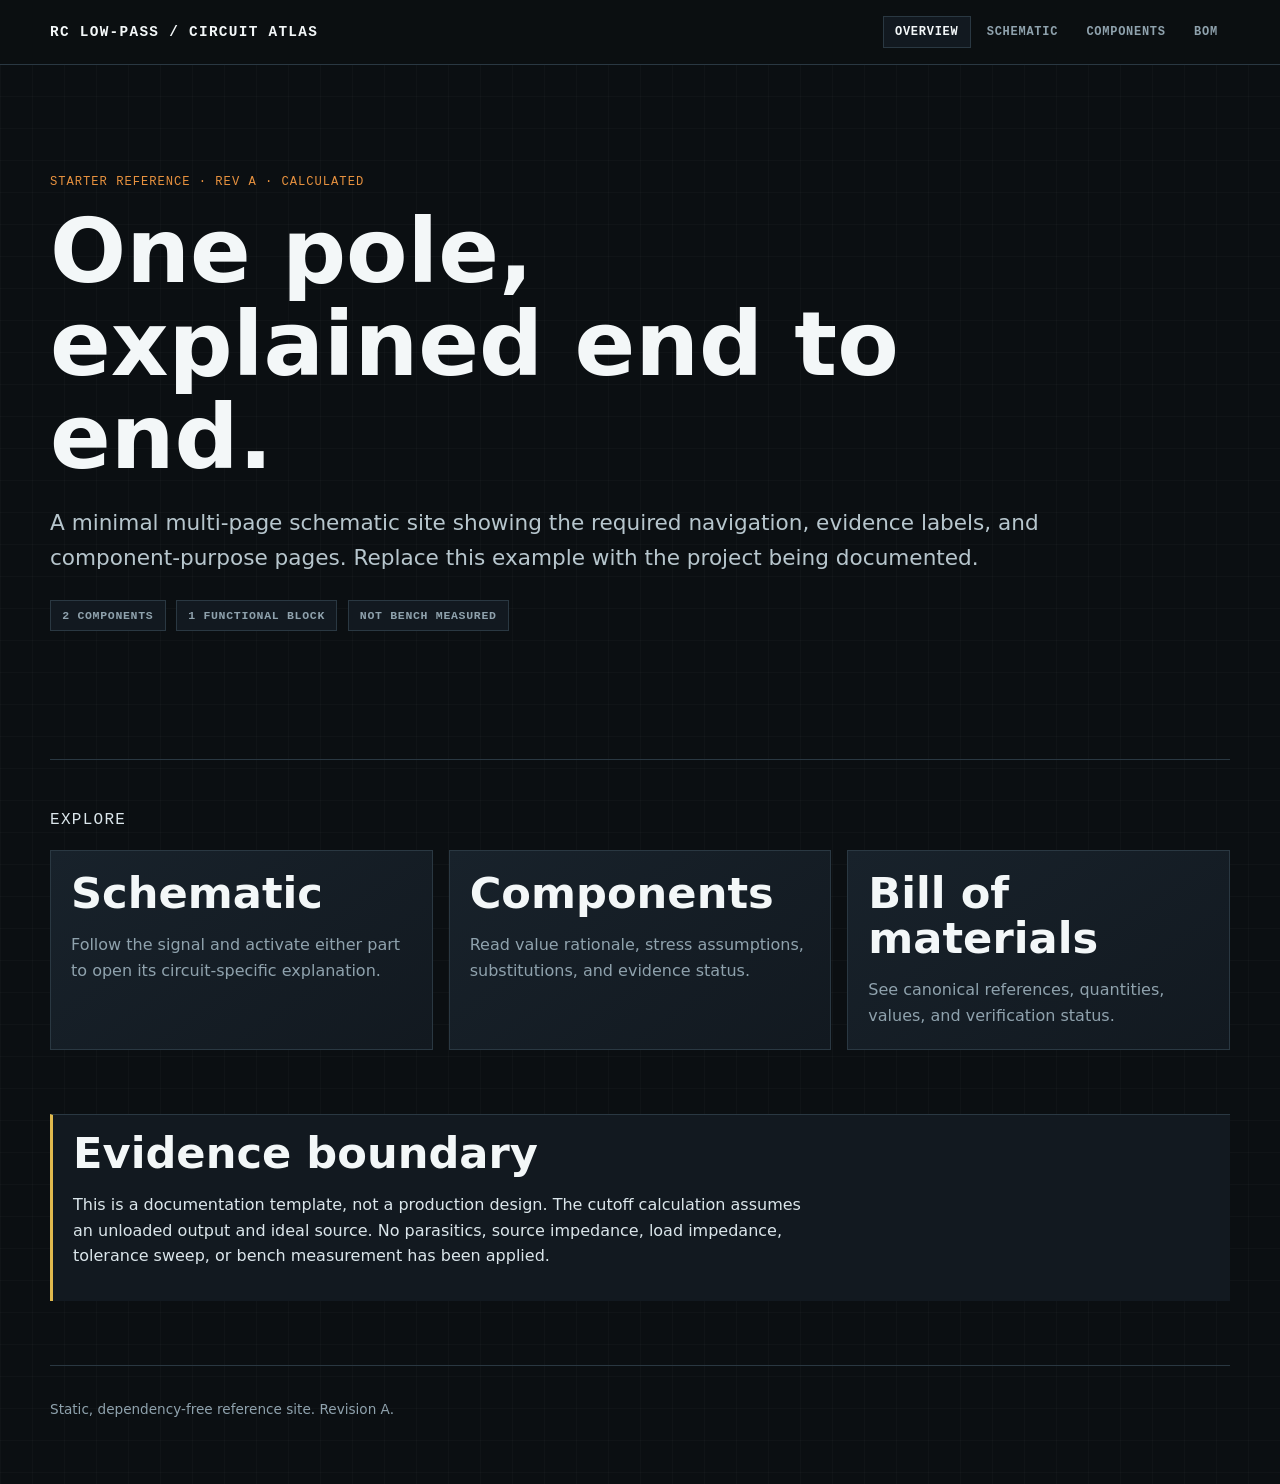
<file: .agents/skills/schematic-site/assets/starter-site/index.html>
<!doctype html>
<html lang="en">
<head>
  <meta charset="utf-8">
  <meta name="viewport" content="width=device-width, initial-scale=1">
  <title>RC Low-pass — Circuit Atlas</title>
  <link rel="stylesheet" href="assets/styles.css">
  <script defer src="assets/site.js"></script>
</head>
<body data-page="overview">
  <a class="skip-link" href="#content">Skip to content</a>
  <header class="site-header"><div class="site-header__inner">
    <a class="brand" href="index.html">RC Low-pass / Circuit Atlas</a>
    <nav class="site-nav" aria-label="Primary">
      <a data-nav="overview" href="index.html">Overview</a>
      <a data-nav="schematic" href="schematic/index.html">Schematic</a>
      <a data-nav="components" href="components/index.html">Components</a>
      <a data-nav="bom" href="bom/index.html">BOM</a>
    </nav>
  </div></header>
  <main id="content">
    <section class="hero">
      <p class="eyebrow">Starter reference · rev A · calculated</p>
      <h1>One pole, explained end to end.</h1>
      <p class="lede">A minimal multi-page schematic site showing the required navigation, evidence labels, and component-purpose pages. Replace this example with the project being documented.</p>
      <div class="status-row">
        <span class="status">2 components</span>
        <span class="status">1 functional block</span>
        <span class="status">not bench measured</span>
      </div>
    </section>
    <section class="section">
      <p class="kicker">Explore</p>
      <div class="grid">
        <a class="card" href="schematic/index.html"><h2>Schematic</h2><p>Follow the signal and activate either part to open its circuit-specific explanation.</p></a>
        <a class="card" href="components/index.html"><h2>Components</h2><p>Read value rationale, stress assumptions, substitutions, and evidence status.</p></a>
        <a class="card" href="bom/index.html"><h2>Bill of materials</h2><p>See canonical references, quantities, values, and verification status.</p></a>
      </div>
    </section>
    <section class="section callout callout--warning">
      <h2>Evidence boundary</h2>
      <p>This is a documentation template, not a production design. The cutoff calculation assumes an unloaded output and ideal source. No parasitics, source impedance, load impedance, tolerance sweep, or bench measurement has been applied.</p>
    </section>
  </main>
  <footer class="site-footer">Static, dependency-free reference site. Revision A.</footer>
</body>
</html>
</file>
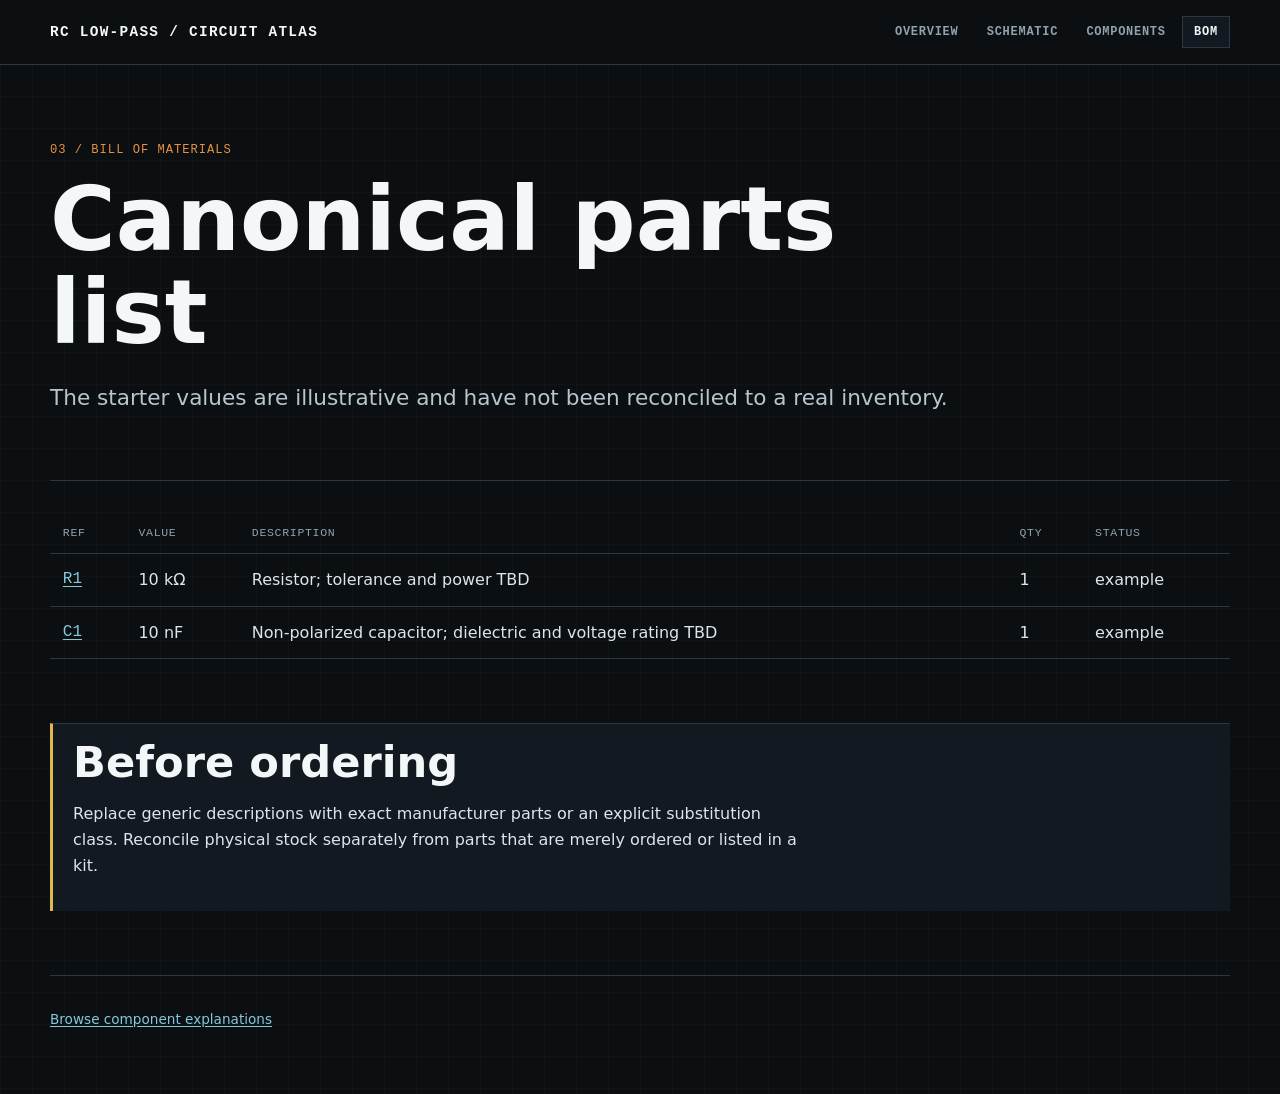
<file: .agents/skills/schematic-site/assets/starter-site/bom/index.html>
<!doctype html>
<html lang="en">
<head>
  <meta charset="utf-8">
  <meta name="viewport" content="width=device-width, initial-scale=1">
  <title>Bill of materials — RC Low-pass</title>
  <link rel="stylesheet" href="../assets/styles.css">
  <script defer src="../assets/site.js"></script>
</head>
<body data-page="bom">
  <a class="skip-link" href="#content">Skip to content</a>
  <header class="site-header"><div class="site-header__inner">
    <a class="brand" href="../index.html">RC Low-pass / Circuit Atlas</a>
    <nav class="site-nav" aria-label="Primary">
      <a data-nav="overview" href="../index.html">Overview</a>
      <a data-nav="schematic" href="../schematic/index.html">Schematic</a>
      <a data-nav="components" href="../components/index.html">Components</a>
      <a data-nav="bom" href="index.html">BOM</a>
    </nav>
  </div></header>
  <main id="content">
    <p class="eyebrow">03 / bill of materials</p>
    <h1>Canonical parts list</h1>
    <p class="lede">The starter values are illustrative and have not been reconciled to a real inventory.</p>
    <div class="section">
      <table>
        <thead><tr><th>Ref</th><th>Value</th><th>Description</th><th>Qty</th><th>Status</th></tr></thead>
        <tbody>
          <tr><td><a href="../components/r1.html">R1</a></td><td>10 kΩ</td><td>Resistor; tolerance and power TBD</td><td>1</td><td>example</td></tr>
          <tr><td><a href="../components/c1.html">C1</a></td><td>10 nF</td><td>Non-polarized capacitor; dielectric and voltage rating TBD</td><td>1</td><td>example</td></tr>
        </tbody>
      </table>
    </div>
    <section class="section callout callout--warning">
      <h2>Before ordering</h2>
      <p>Replace generic descriptions with exact manufacturer parts or an explicit substitution class. Reconcile physical stock separately from parts that are merely ordered or listed in a kit.</p>
    </section>
  </main>
  <footer class="site-footer"><a href="../components/index.html">Browse component explanations</a></footer>
</body>
</html>
</file>
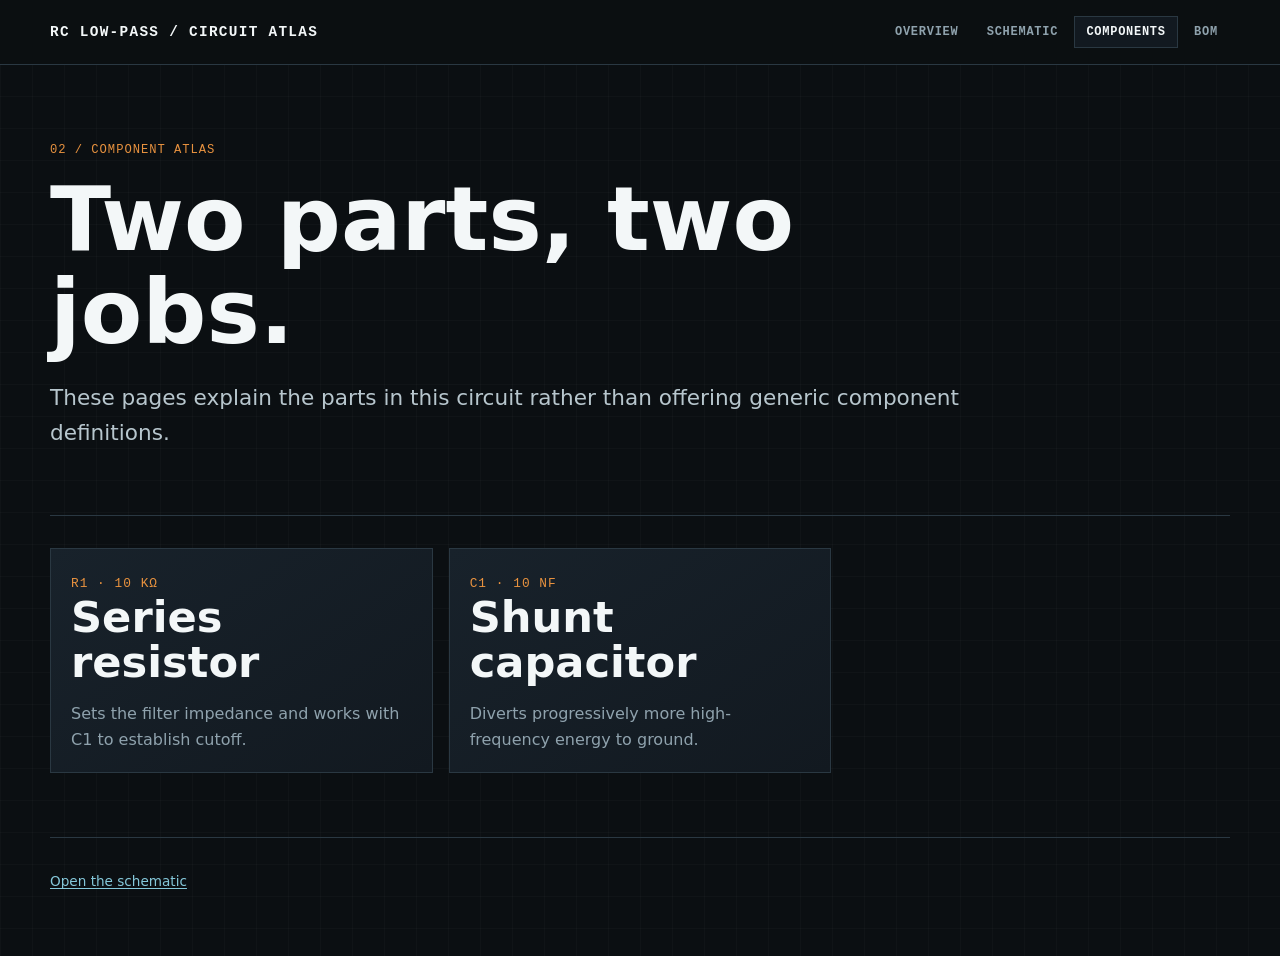
<file: .agents/skills/schematic-site/assets/starter-site/components/index.html>
<!doctype html>
<html lang="en">
<head>
  <meta charset="utf-8">
  <meta name="viewport" content="width=device-width, initial-scale=1">
  <title>Components — RC Low-pass</title>
  <link rel="stylesheet" href="../assets/styles.css">
  <script defer src="../assets/site.js"></script>
</head>
<body data-page="components">
  <a class="skip-link" href="#content">Skip to content</a>
  <header class="site-header"><div class="site-header__inner">
    <a class="brand" href="../index.html">RC Low-pass / Circuit Atlas</a>
    <nav class="site-nav" aria-label="Primary">
      <a data-nav="overview" href="../index.html">Overview</a>
      <a data-nav="schematic" href="../schematic/index.html">Schematic</a>
      <a data-nav="components" href="index.html">Components</a>
      <a data-nav="bom" href="../bom/index.html">BOM</a>
    </nav>
  </div></header>
  <main id="content">
    <p class="eyebrow">02 / component atlas</p>
    <h1>Two parts, two jobs.</h1>
    <p class="lede">These pages explain the parts in this circuit rather than offering generic component definitions.</p>
    <div class="grid section">
      <a class="card" href="r1.html"><span class="ref">R1 · 10 kΩ</span><h2>Series resistor</h2><p>Sets the filter impedance and works with C1 to establish cutoff.</p></a>
      <a class="card" href="c1.html"><span class="ref">C1 · 10 nF</span><h2>Shunt capacitor</h2><p>Diverts progressively more high-frequency energy to ground.</p></a>
    </div>
  </main>
  <footer class="site-footer"><a href="../schematic/index.html">Open the schematic</a></footer>
</body>
</html>
</file>
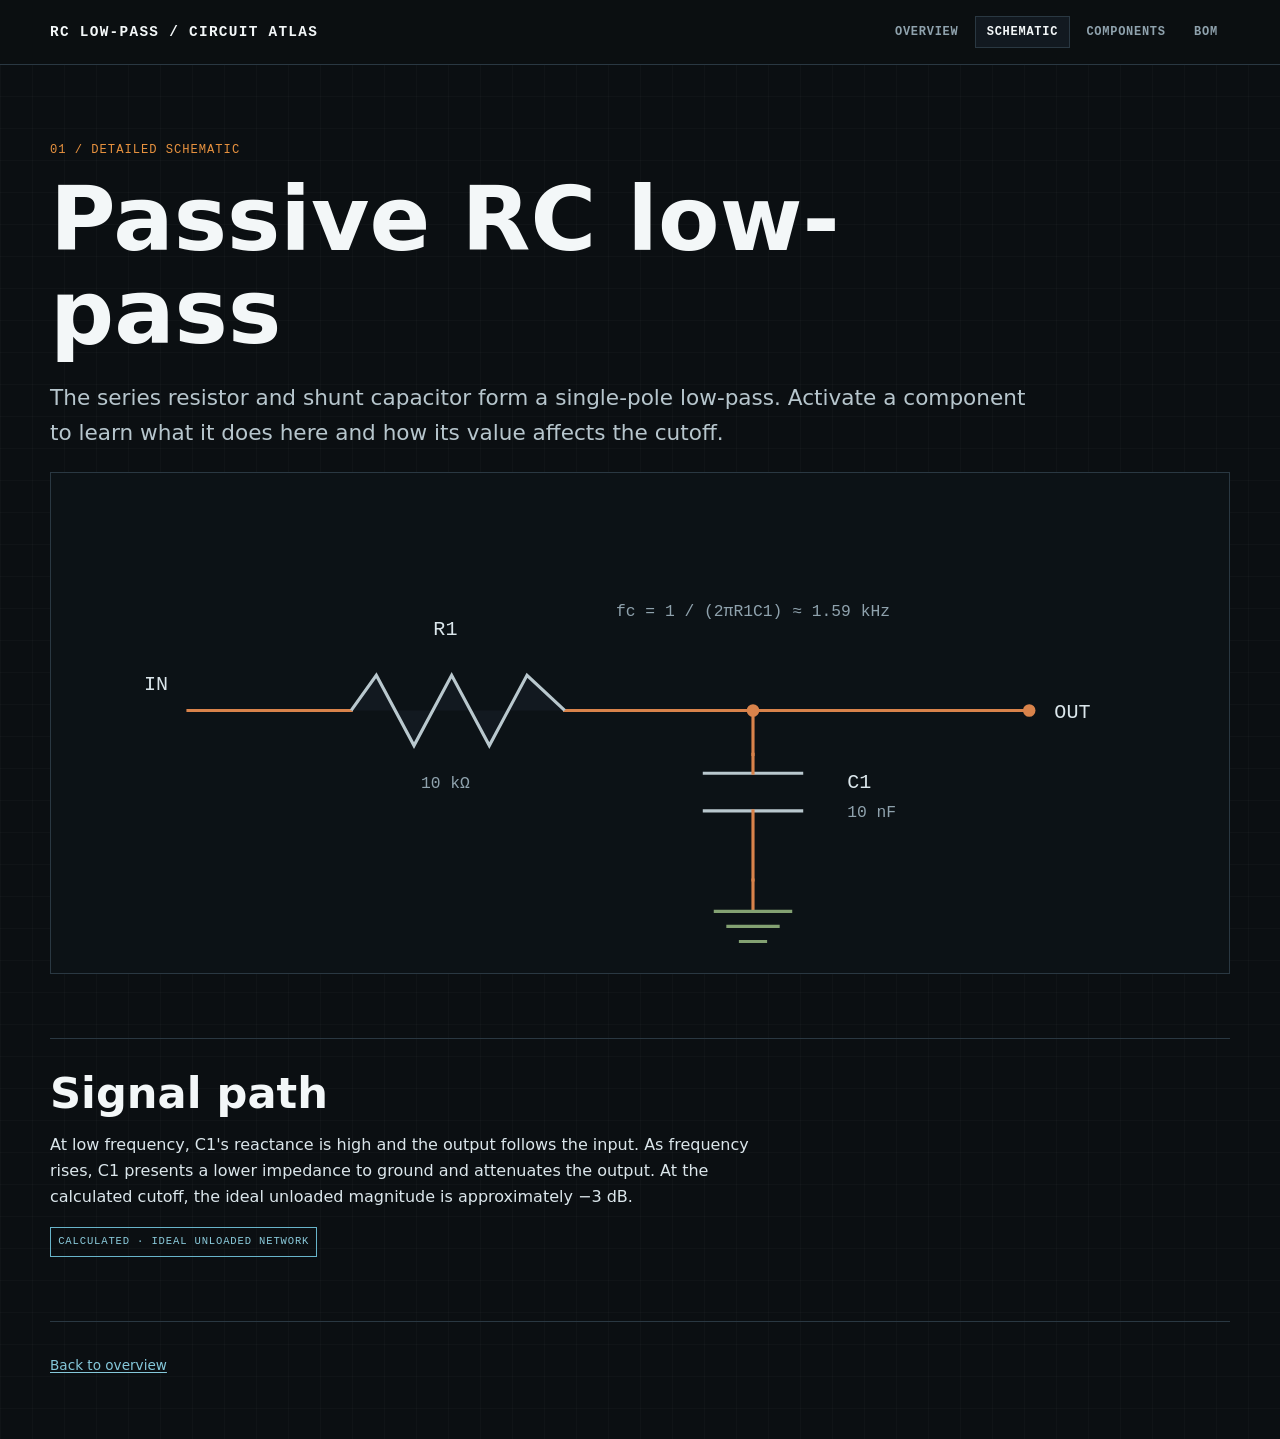
<file: .agents/skills/schematic-site/assets/starter-site/schematic/index.html>
<!doctype html>
<html lang="en">
<head>
  <meta charset="utf-8">
  <meta name="viewport" content="width=device-width, initial-scale=1">
  <title>Schematic — RC Low-pass</title>
  <link rel="stylesheet" href="../assets/styles.css">
  <script defer src="../assets/site.js"></script>
</head>
<body data-page="schematic">
  <a class="skip-link" href="#content">Skip to content</a>
  <header class="site-header"><div class="site-header__inner">
    <a class="brand" href="../index.html">RC Low-pass / Circuit Atlas</a>
    <nav class="site-nav" aria-label="Primary">
      <a data-nav="overview" href="../index.html">Overview</a>
      <a data-nav="schematic" href="index.html">Schematic</a>
      <a data-nav="components" href="../components/index.html">Components</a>
      <a data-nav="bom" href="../bom/index.html">BOM</a>
    </nav>
  </div></header>
  <main id="content">
    <p class="eyebrow">01 / detailed schematic</p>
    <h1>Passive RC low-pass</h1>
    <p class="lede">The series resistor and shunt capacitor form a single-pole low-pass. Activate a component to learn what it does here and how its value affects the cutoff.</p>
    <div class="diagram-frame" tabindex="0" role="region" aria-label="Scrollable RC low-pass schematic">
      <svg class="schematic" viewBox="0 0 900 360" role="img" aria-labelledby="schematic-title schematic-desc">
        <title id="schematic-title">Passive RC low-pass filter</title>
        <desc id="schematic-desc">Input passes through resistor R1 to the output node. Capacitor C1 connects the output node to ground.</desc>
        <text x="55" y="154">IN</text>
        <path class="wire" d="M90 170 H220 M390 170 H760"/>
        <circle cx="760" cy="170" r="5" fill="var(--signal)"/>
        <text x="780" y="176">OUT</text>
        <a class="component-link" href="../components/r1.html" aria-label="R1, 10 kilohm series resistor">
          <g data-component-ref="R1">
            <rect class="component-hit" x="205" y="120" width="205" height="100"/>
            <path class="symbol" d="M220 170 l20 -28 30 56 30 -56 30 56 30 -56 30 28"/>
            <text x="295" y="110" text-anchor="middle">R1</text>
            <text class="value" x="295" y="232" text-anchor="middle">10 kΩ</text>
          </g>
        </a>
        <circle cx="540" cy="170" r="5" fill="var(--signal)"/>
        <path class="wire" d="M540 170 V205 M540 305 V330"/>
        <a class="component-link" href="../components/c1.html" aria-label="C1, 10 nanofarad shunt capacitor">
          <g data-component-ref="C1">
            <rect class="component-hit" x="480" y="190" width="120" height="135"/>
            <path class="symbol" d="M500 220 H580 M500 250 H580"/>
            <path class="wire" d="M540 205 V220 M540 250 V305"/>
            <text x="615" y="232">C1</text>
            <text class="value" x="615" y="255">10 nF</text>
          </g>
        </a>
        <path class="wire wire--power" d="M510 330 H570 M520 342 H560 M530 354 H550"/>
        <text class="value" x="540" y="95" text-anchor="middle">fc = 1 / (2πR1C1) ≈ 1.59 kHz</text>
      </svg>
    </div>
    <section class="section">
      <h2>Signal path</h2>
      <p>At low frequency, C1's reactance is high and the output follows the input. As frequency rises, C1 presents a lower impedance to ground and attenuates the output. At the calculated cutoff, the ideal unloaded magnitude is approximately −3 dB.</p>
      <span class="evidence evidence--calculated">calculated · ideal unloaded network</span>
    </section>
  </main>
  <footer class="site-footer"><a href="../index.html">Back to overview</a></footer>
</body>
</html>
</file>
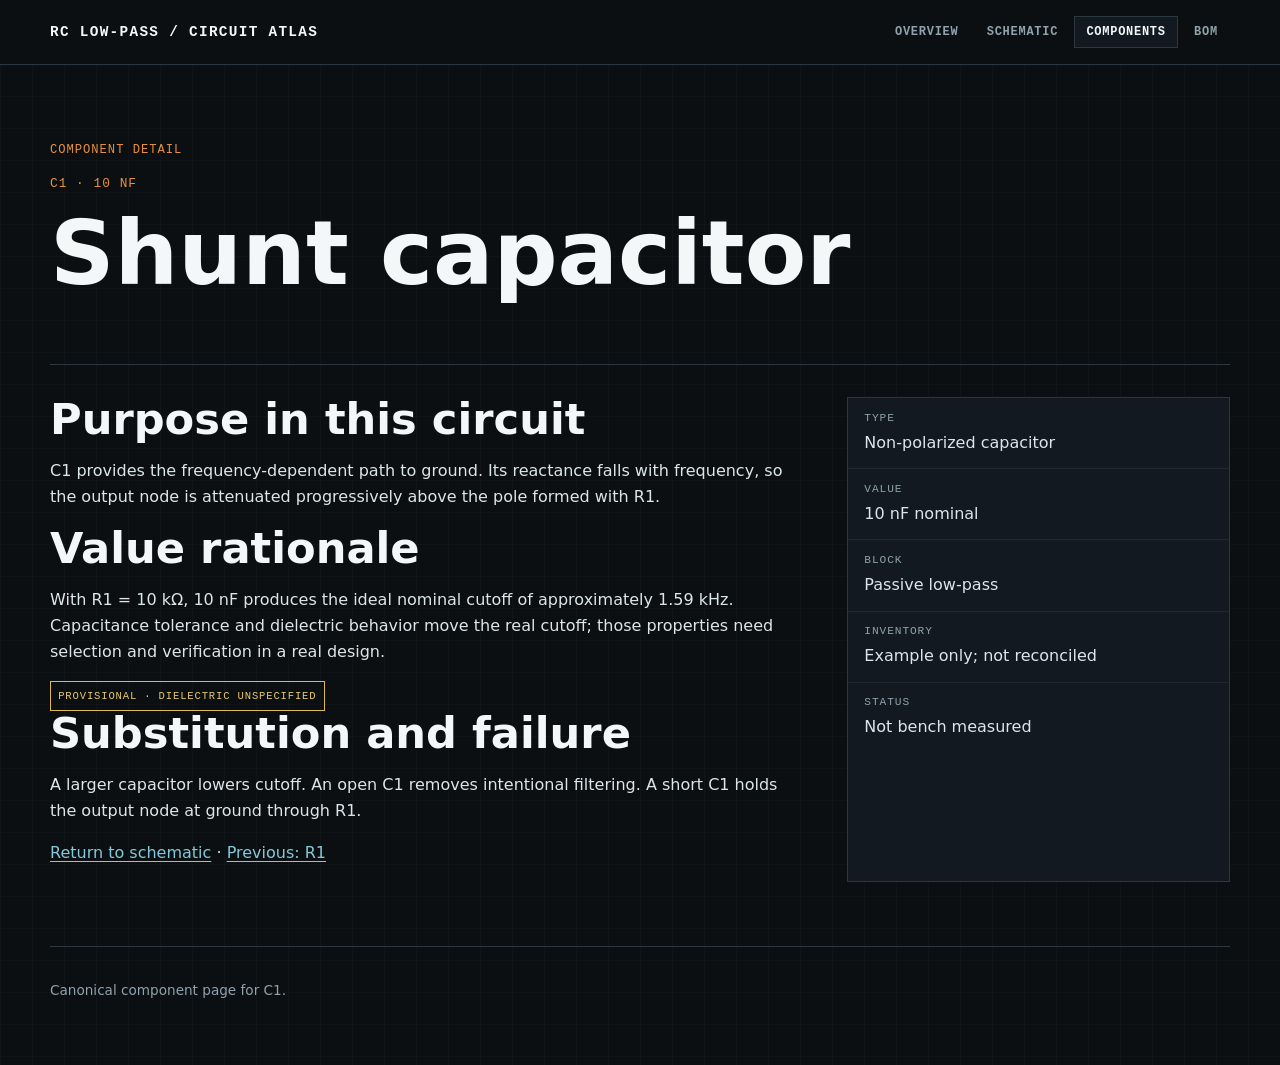
<file: .agents/skills/schematic-site/assets/starter-site/components/c1.html>
<!doctype html>
<html lang="en">
<head>
  <meta charset="utf-8">
  <meta name="viewport" content="width=device-width, initial-scale=1">
  <title>C1 — RC Low-pass</title>
  <link rel="stylesheet" href="../assets/styles.css">
  <script defer src="../assets/site.js"></script>
</head>
<body data-page="components" data-component-page="C1">
  <a class="skip-link" href="#content">Skip to content</a>
  <header class="site-header"><div class="site-header__inner">
    <a class="brand" href="../index.html">RC Low-pass / Circuit Atlas</a>
    <nav class="site-nav" aria-label="Primary">
      <a data-nav="overview" href="../index.html">Overview</a>
      <a data-nav="schematic" href="../schematic/index.html">Schematic</a>
      <a data-nav="components" href="index.html">Components</a>
      <a data-nav="bom" href="../bom/index.html">BOM</a>
    </nav>
  </div></header>
  <main id="content">
    <p class="eyebrow">Component detail</p>
    <p class="ref">C1 · 10 nF</p>
    <h1>Shunt capacitor</h1>
    <div class="detail-grid section">
      <article>
        <h2>Purpose in this circuit</h2>
        <p>C1 provides the frequency-dependent path to ground. Its reactance falls with frequency, so the output node is attenuated progressively above the pole formed with R1.</p>
        <h2>Value rationale</h2>
        <p>With R1 = 10 kΩ, 10 nF produces the ideal nominal cutoff of approximately 1.59 kHz. Capacitance tolerance and dielectric behavior move the real cutoff; those properties need selection and verification in a real design.</p>
        <span class="evidence evidence--provisional">provisional · dielectric unspecified</span>
        <h2>Substitution and failure</h2>
        <p>A larger capacitor lowers cutoff. An open C1 removes intentional filtering. A short C1 holds the output node at ground through R1.</p>
        <p><a href="../schematic/index.html">Return to schematic</a> · <a href="r1.html">Previous: R1</a></p>
      </article>
      <dl class="facts">
        <div><dt>Type</dt><dd>Non-polarized capacitor</dd></div>
        <div><dt>Value</dt><dd>10 nF nominal</dd></div>
        <div><dt>Block</dt><dd>Passive low-pass</dd></div>
        <div><dt>Inventory</dt><dd>Example only; not reconciled</dd></div>
        <div><dt>Status</dt><dd>Not bench measured</dd></div>
      </dl>
    </div>
  </main>
  <footer class="site-footer">Canonical component page for C1.</footer>
</body>
</html>
</file>
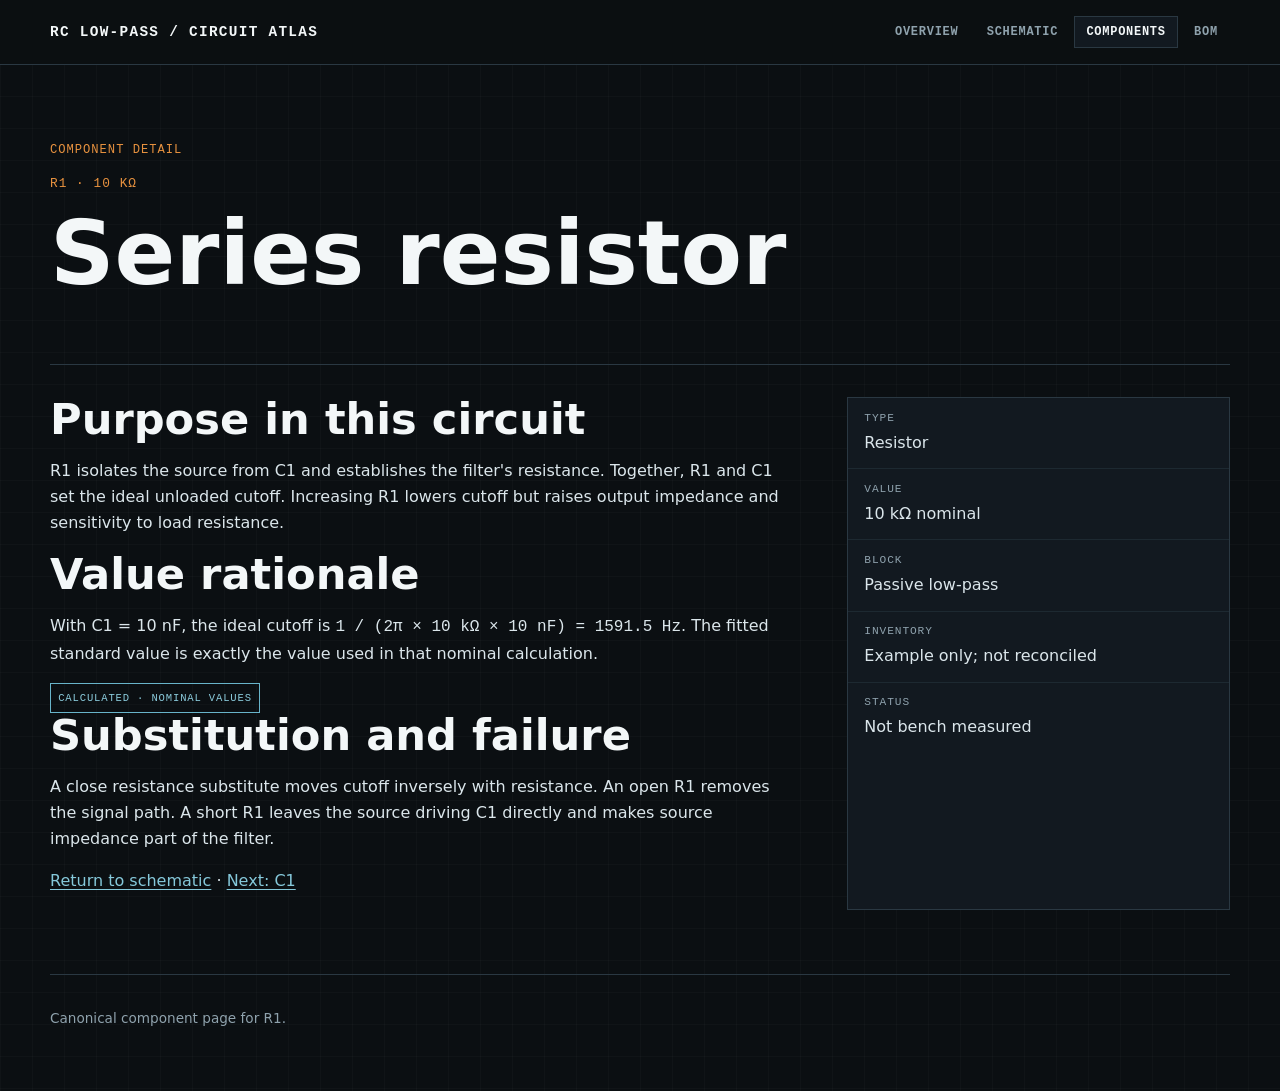
<file: .agents/skills/schematic-site/assets/starter-site/components/r1.html>
<!doctype html>
<html lang="en">
<head>
  <meta charset="utf-8">
  <meta name="viewport" content="width=device-width, initial-scale=1">
  <title>R1 — RC Low-pass</title>
  <link rel="stylesheet" href="../assets/styles.css">
  <script defer src="../assets/site.js"></script>
</head>
<body data-page="components" data-component-page="R1">
  <a class="skip-link" href="#content">Skip to content</a>
  <header class="site-header"><div class="site-header__inner">
    <a class="brand" href="../index.html">RC Low-pass / Circuit Atlas</a>
    <nav class="site-nav" aria-label="Primary">
      <a data-nav="overview" href="../index.html">Overview</a>
      <a data-nav="schematic" href="../schematic/index.html">Schematic</a>
      <a data-nav="components" href="index.html">Components</a>
      <a data-nav="bom" href="../bom/index.html">BOM</a>
    </nav>
  </div></header>
  <main id="content">
    <p class="eyebrow">Component detail</p>
    <p class="ref">R1 · 10 kΩ</p>
    <h1>Series resistor</h1>
    <div class="detail-grid section">
      <article>
        <h2>Purpose in this circuit</h2>
        <p>R1 isolates the source from C1 and establishes the filter's resistance. Together, R1 and C1 set the ideal unloaded cutoff. Increasing R1 lowers cutoff but raises output impedance and sensitivity to load resistance.</p>
        <h2>Value rationale</h2>
        <p>With C1 = 10 nF, the ideal cutoff is <code>1 / (2π × 10 kΩ × 10 nF) = 1591.5 Hz</code>. The fitted standard value is exactly the value used in that nominal calculation.</p>
        <span class="evidence evidence--calculated">calculated · nominal values</span>
        <h2>Substitution and failure</h2>
        <p>A close resistance substitute moves cutoff inversely with resistance. An open R1 removes the signal path. A short R1 leaves the source driving C1 directly and makes source impedance part of the filter.</p>
        <p><a href="../schematic/index.html">Return to schematic</a> · <a href="c1.html">Next: C1</a></p>
      </article>
      <dl class="facts">
        <div><dt>Type</dt><dd>Resistor</dd></div>
        <div><dt>Value</dt><dd>10 kΩ nominal</dd></div>
        <div><dt>Block</dt><dd>Passive low-pass</dd></div>
        <div><dt>Inventory</dt><dd>Example only; not reconciled</dd></div>
        <div><dt>Status</dt><dd>Not bench measured</dd></div>
      </dl>
    </div>
  </main>
  <footer class="site-footer">Canonical component page for R1.</footer>
</body>
</html>
</file>
<file: .agents/skills/schematic-site/assets/starter-site/assets/styles.css>
:root {
  color-scheme: dark;
  --canvas: #0b0f12;
  --panel: #121920;
  --panel-raised: #18222b;
  --line: #2a3842;
  --line-soft: #1d2931;
  --text: #dbe6eb;
  --strong: #f3f7f8;
  --muted: #8fa2ad;
  --accent: #e8923f;
  --signal: #d9834b;
  --control: #68b4ca;
  --power: #83a172;
  --warning: #e0b94d;
  --focus: #f4c15d;
  --mono: "IBM Plex Mono", "SFMono-Regular", Consolas, monospace;
  --sans: "Arial Narrow", "Roboto Condensed", system-ui, sans-serif;
  --body: Inter, system-ui, -apple-system, "Segoe UI", sans-serif;
  --measure: 72ch;
}

* { box-sizing: border-box; }

html { scroll-behavior: smooth; }

body {
  margin: 0;
  background:
    linear-gradient(rgba(255,255,255,.018) 1px, transparent 1px),
    linear-gradient(90deg, rgba(255,255,255,.018) 1px, transparent 1px),
    var(--canvas);
  background-size: 32px 32px;
  color: var(--text);
  font: 16px/1.62 var(--body);
}

a { color: #85c8da; text-underline-offset: .18em; }
a:hover { color: var(--strong); }

:focus-visible {
  outline: 3px solid var(--focus);
  outline-offset: 4px;
}

.skip-link {
  position: fixed;
  top: .75rem;
  left: .75rem;
  z-index: 20;
  padding: .65rem .9rem;
  background: var(--strong);
  color: var(--canvas);
  transform: translateY(-160%);
}
.skip-link:focus { transform: translateY(0); }

.site-header {
  border-bottom: 1px solid var(--line);
  background: rgba(11,15,18,.94);
}

.site-header__inner,
main,
.site-footer {
  width: min(1180px, calc(100% - 2rem));
  margin-inline: auto;
}

.site-header__inner {
  display: flex;
  align-items: center;
  justify-content: space-between;
  gap: 1rem;
  min-height: 4rem;
}

.brand {
  color: var(--strong);
  font: 700 .9rem/1 var(--mono);
  letter-spacing: .09em;
  text-decoration: none;
  text-transform: uppercase;
}

.site-nav { display: flex; flex-wrap: wrap; gap: .25rem; }
.site-nav a {
  border: 1px solid transparent;
  color: var(--muted);
  font: 700 .75rem/1 var(--mono);
  letter-spacing: .06em;
  padding: .55rem .7rem;
  text-decoration: none;
  text-transform: uppercase;
}
.site-nav a[aria-current="page"], .site-nav a:hover {
  border-color: var(--line);
  color: var(--strong);
  background: var(--panel);
}

main { padding-block: clamp(2rem, 5vw, 5rem); }

.eyebrow,
.kicker,
.evidence,
.ref {
  font-family: var(--mono);
  letter-spacing: .08em;
  text-transform: uppercase;
}

.eyebrow { color: var(--accent); font-size: .76rem; }
.ref { color: var(--accent); font-size: .8rem; }

h1, h2, h3 {
  color: var(--strong);
  font-family: var(--sans);
  line-height: 1.04;
  margin: 0 0 .75rem;
}
h1 { font-size: clamp(2.6rem, 7vw, 6rem); max-width: 14ch; }
h2 { font-size: clamp(1.65rem, 3.5vw, 2.7rem); }
h3 { font-size: 1.2rem; }

p, ul, dl { max-width: var(--measure); }
.lede { color: #b7c6cd; font-size: clamp(1.1rem, 2vw, 1.35rem); }
.muted { color: var(--muted); }

.hero { padding-block: 2rem 4rem; }
.status-row { display: flex; flex-wrap: wrap; gap: .65rem; margin-top: 1.5rem; }
.status {
  border: 1px solid var(--line);
  background: var(--panel);
  color: var(--muted);
  font: 700 .72rem/1 var(--mono);
  letter-spacing: .06em;
  padding: .55rem .7rem;
  text-transform: uppercase;
}

.grid { display: grid; gap: 1rem; grid-template-columns: repeat(3, 1fr); }
.card {
  border: 1px solid var(--line);
  background: linear-gradient(145deg, var(--panel-raised), var(--panel));
  color: inherit;
  min-height: 11rem;
  padding: 1.25rem;
  text-decoration: none;
}
.card:hover { border-color: var(--accent); }
.card p { color: var(--muted); margin-bottom: 0; }

.section {
  border-top: 1px solid var(--line);
  margin-top: 4rem;
  padding-top: 2rem;
}

.diagram-frame {
  overflow-x: auto;
  border: 1px solid var(--line);
  background: #0c1216;
  padding: clamp(.75rem, 2vw, 1.5rem);
}

.schematic { display: block; min-width: 760px; width: 100%; }
.wire { fill: none; stroke: var(--signal); stroke-linecap: square; stroke-width: 2.5; }
.wire--power { stroke: var(--power); }
.symbol { fill: var(--panel); stroke: #b9c8ce; stroke-width: 2.5; }
.component-hit { fill: transparent; stroke: transparent; stroke-width: 10; }
.schematic text { fill: var(--text); font-family: var(--mono); }
.schematic .value { fill: var(--muted); font-size: 13px; }
.component-link { cursor: pointer; }
.component-link:hover .symbol,
.component-link:focus-visible .symbol {
  fill: #302216;
  stroke: var(--focus);
  stroke-width: 4;
}
.component-link:focus-visible { outline: none; }

.callout {
  border-left: 3px solid var(--control);
  background: var(--panel);
  padding: 1rem 1.25rem;
}
.callout--warning { border-left-color: var(--warning); }

.detail-grid { display: grid; gap: 2rem; grid-template-columns: minmax(0, 2fr) minmax(15rem, 1fr); }
.facts { border: 1px solid var(--line); background: var(--panel); margin: 0; }
.facts div { border-bottom: 1px solid var(--line-soft); padding: .8rem 1rem; }
.facts div:last-child { border-bottom: 0; }
.facts dt { color: var(--muted); font: .7rem/1.3 var(--mono); letter-spacing: .08em; text-transform: uppercase; }
.facts dd { margin: .25rem 0 0; }

.evidence {
  border: 1px solid var(--line);
  color: var(--muted);
  display: inline-block;
  font-size: .66rem;
  padding: .35rem .45rem;
}
.evidence--calculated { border-color: var(--control); color: #8bcbdc; }
.evidence--provisional { border-color: var(--warning); color: #e6c866; }

table { border-collapse: collapse; width: 100%; }
th, td { border-bottom: 1px solid var(--line); padding: .8rem; text-align: left; vertical-align: top; }
th { color: var(--muted); font: .72rem/1.3 var(--mono); letter-spacing: .06em; text-transform: uppercase; }
td:first-child { color: var(--accent); font-family: var(--mono); }

.site-footer {
  border-top: 1px solid var(--line);
  color: var(--muted);
  font-size: .85rem;
  padding-block: 2rem 4rem;
}

@media (max-width: 760px) {
  .site-header__inner { align-items: flex-start; flex-direction: column; padding-block: 1rem; }
  .grid, .detail-grid { grid-template-columns: 1fr; }
  h1 { font-size: clamp(2.4rem, 15vw, 4.5rem); }
  .site-header__inner, main, .site-footer { width: min(100% - 1.25rem, 1180px); }
}

@media (prefers-reduced-motion: reduce) {
  *, *::before, *::after { scroll-behavior: auto !important; transition: none !important; animation: none !important; }
}

@media print {
  :root { color-scheme: light; --canvas: #fff; --panel: #f2f4f5; --panel-raised: #fff; --line: #8b969c; --text: #172127; --strong: #000; --muted: #46535a; --accent: #7a3600; --signal: #873000; --control: #005d73; --power: #365b22; --warning: #675000; --focus: #6d4a00; }
  body { background: #fff; }
  a { color: #00566b; }
  .site-nav, .skip-link { display: none; }
  .diagram-frame { overflow: visible; }
}
</file>
